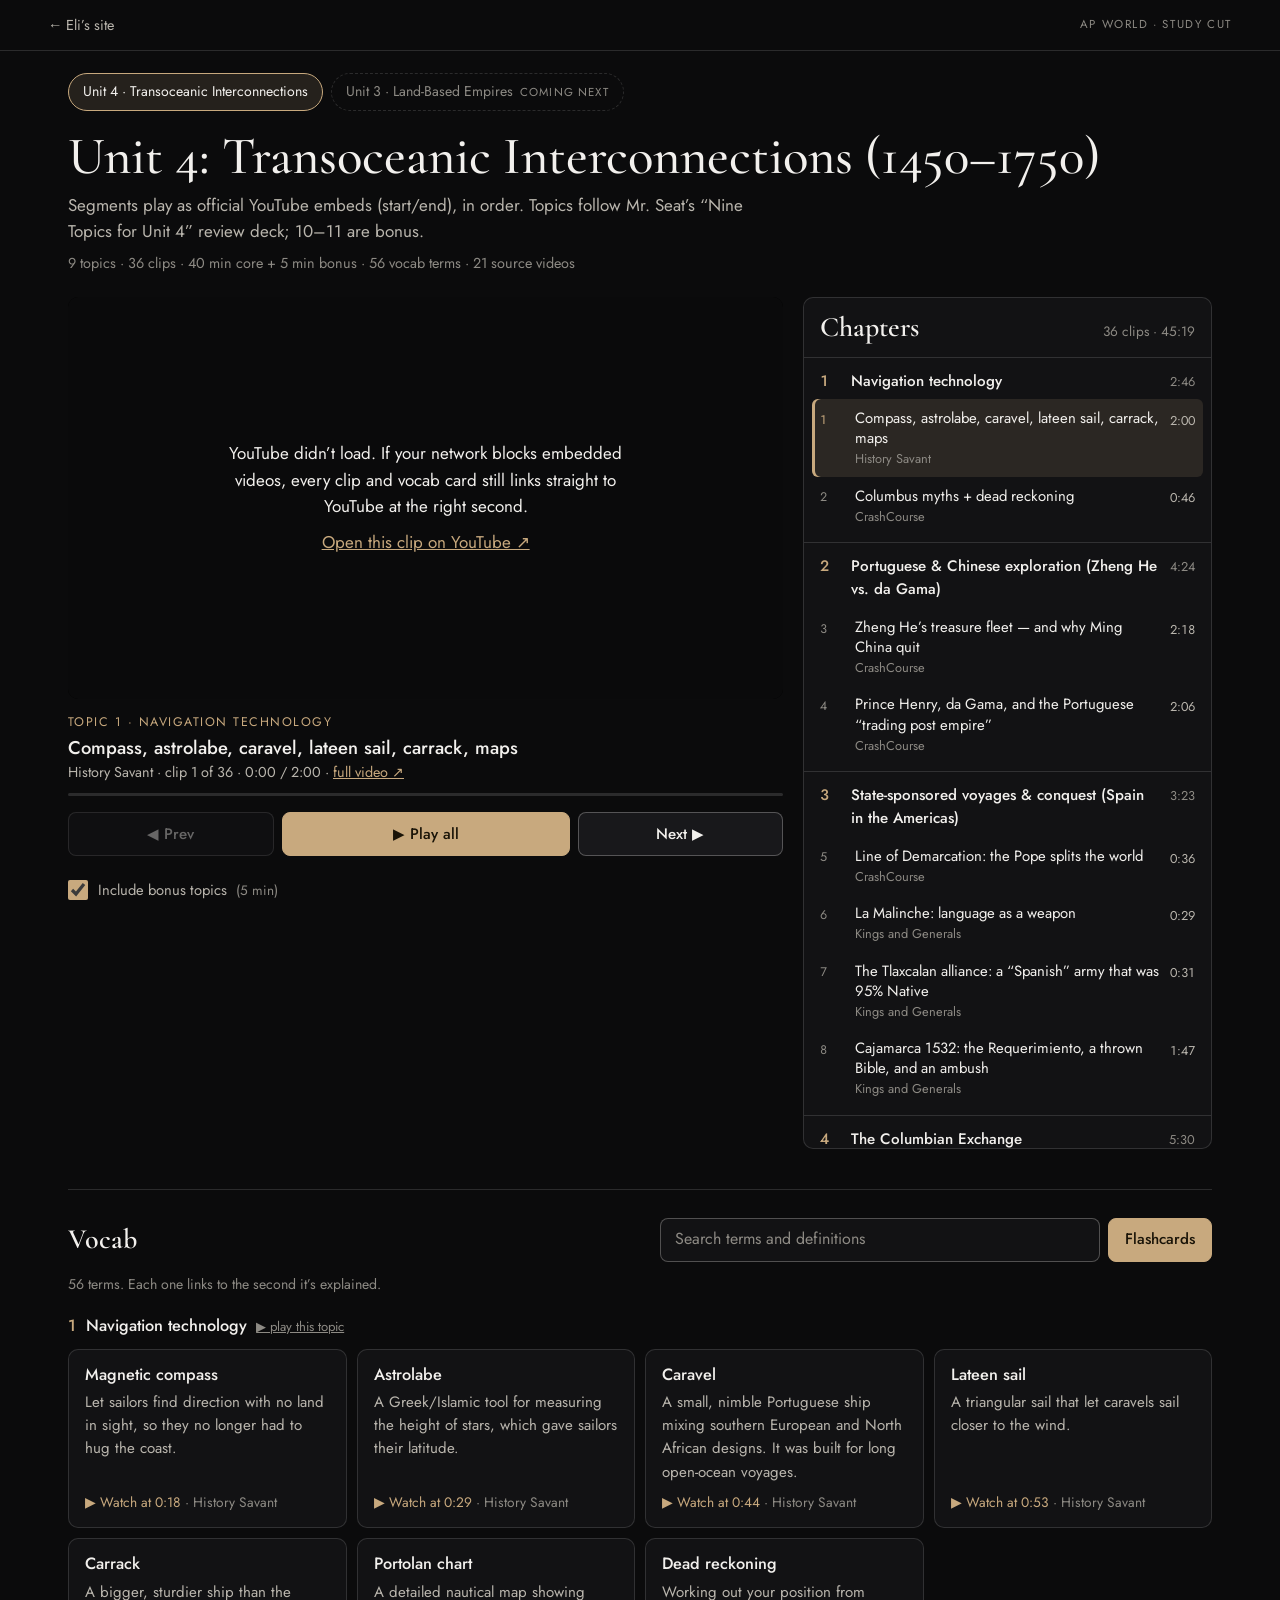
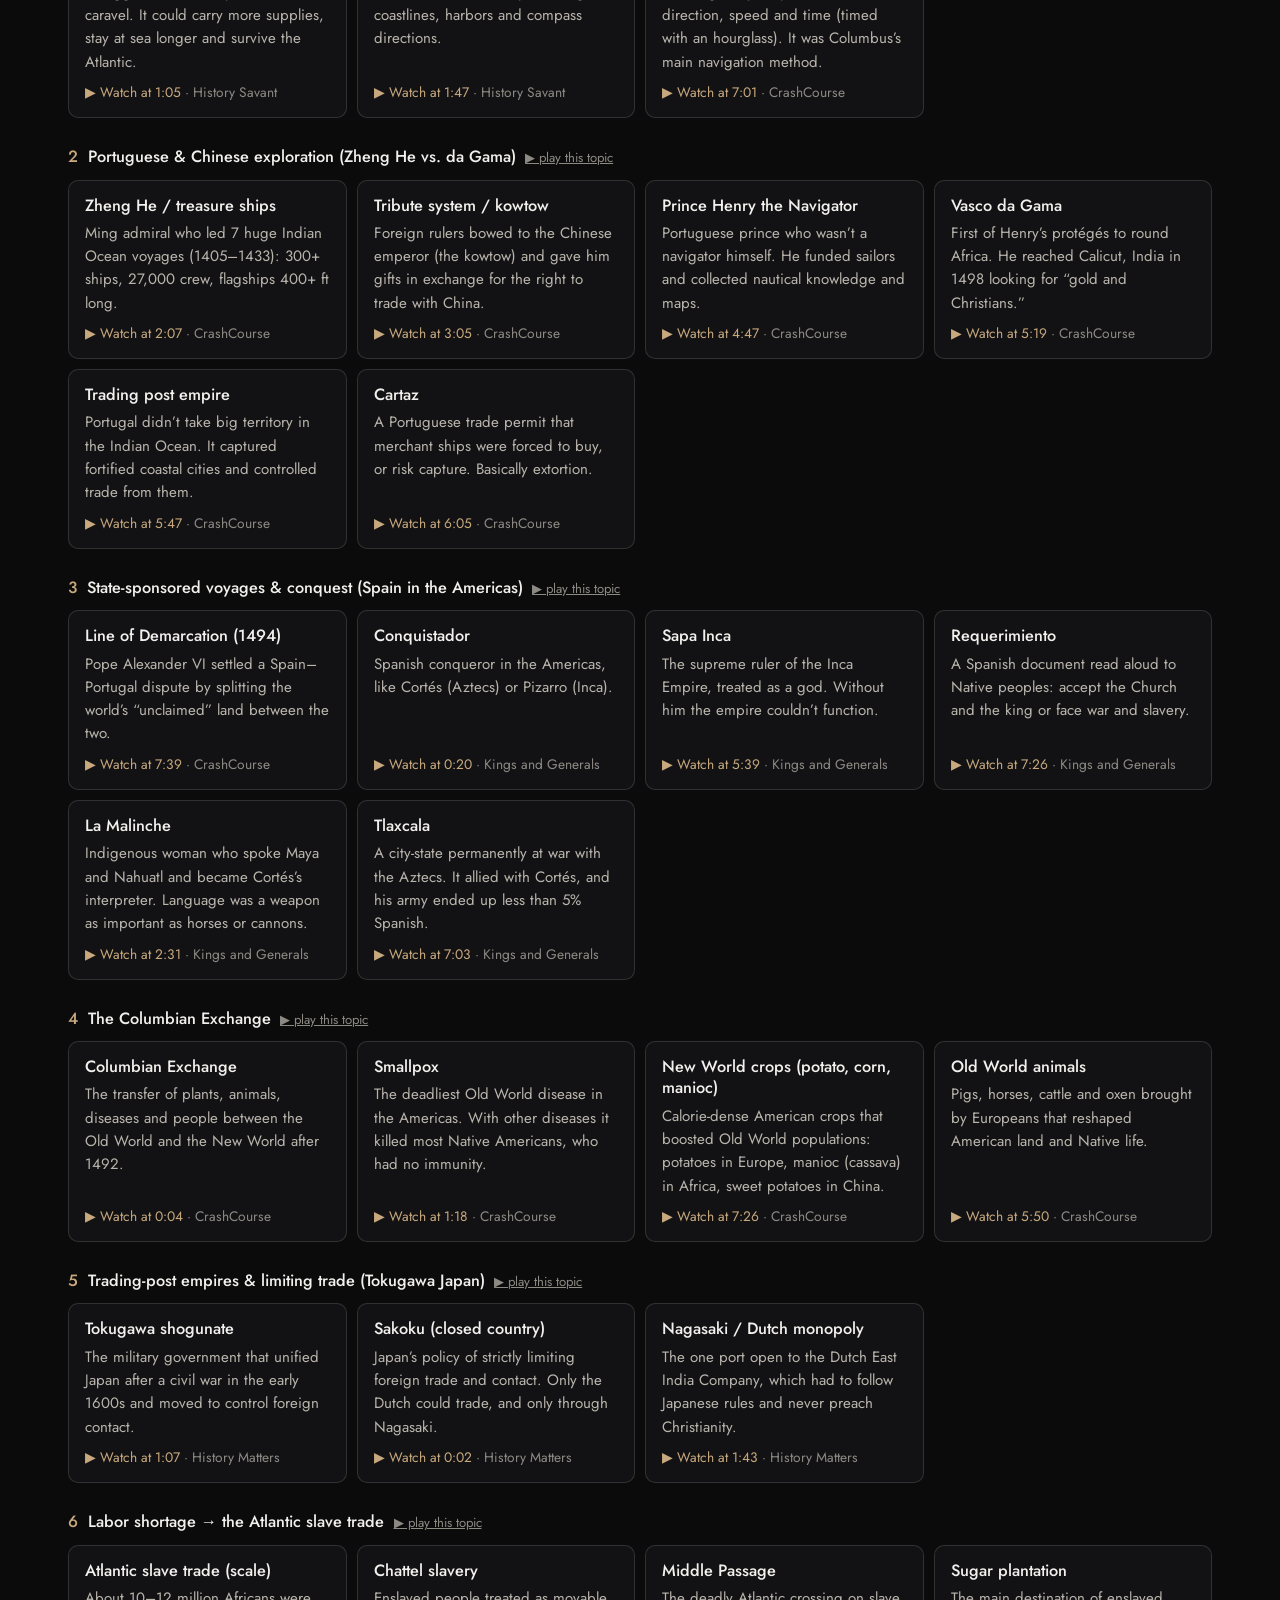
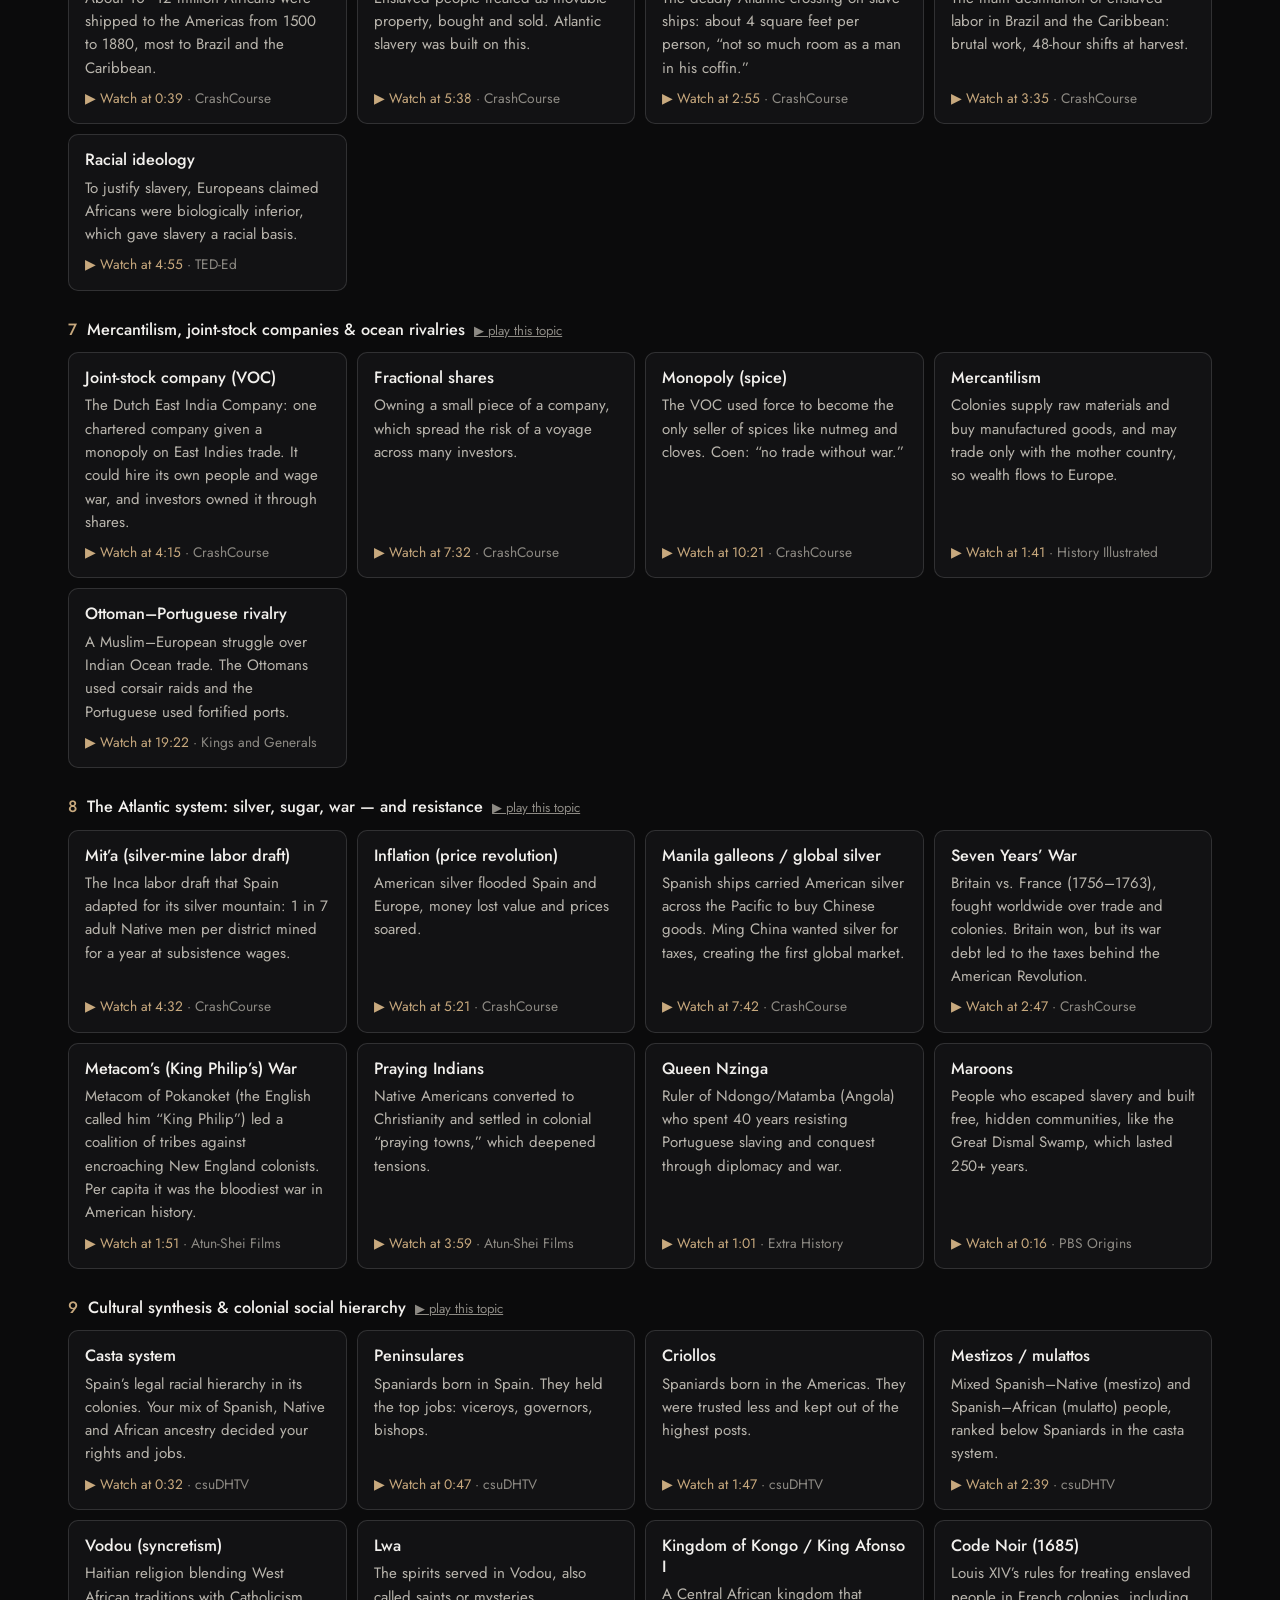
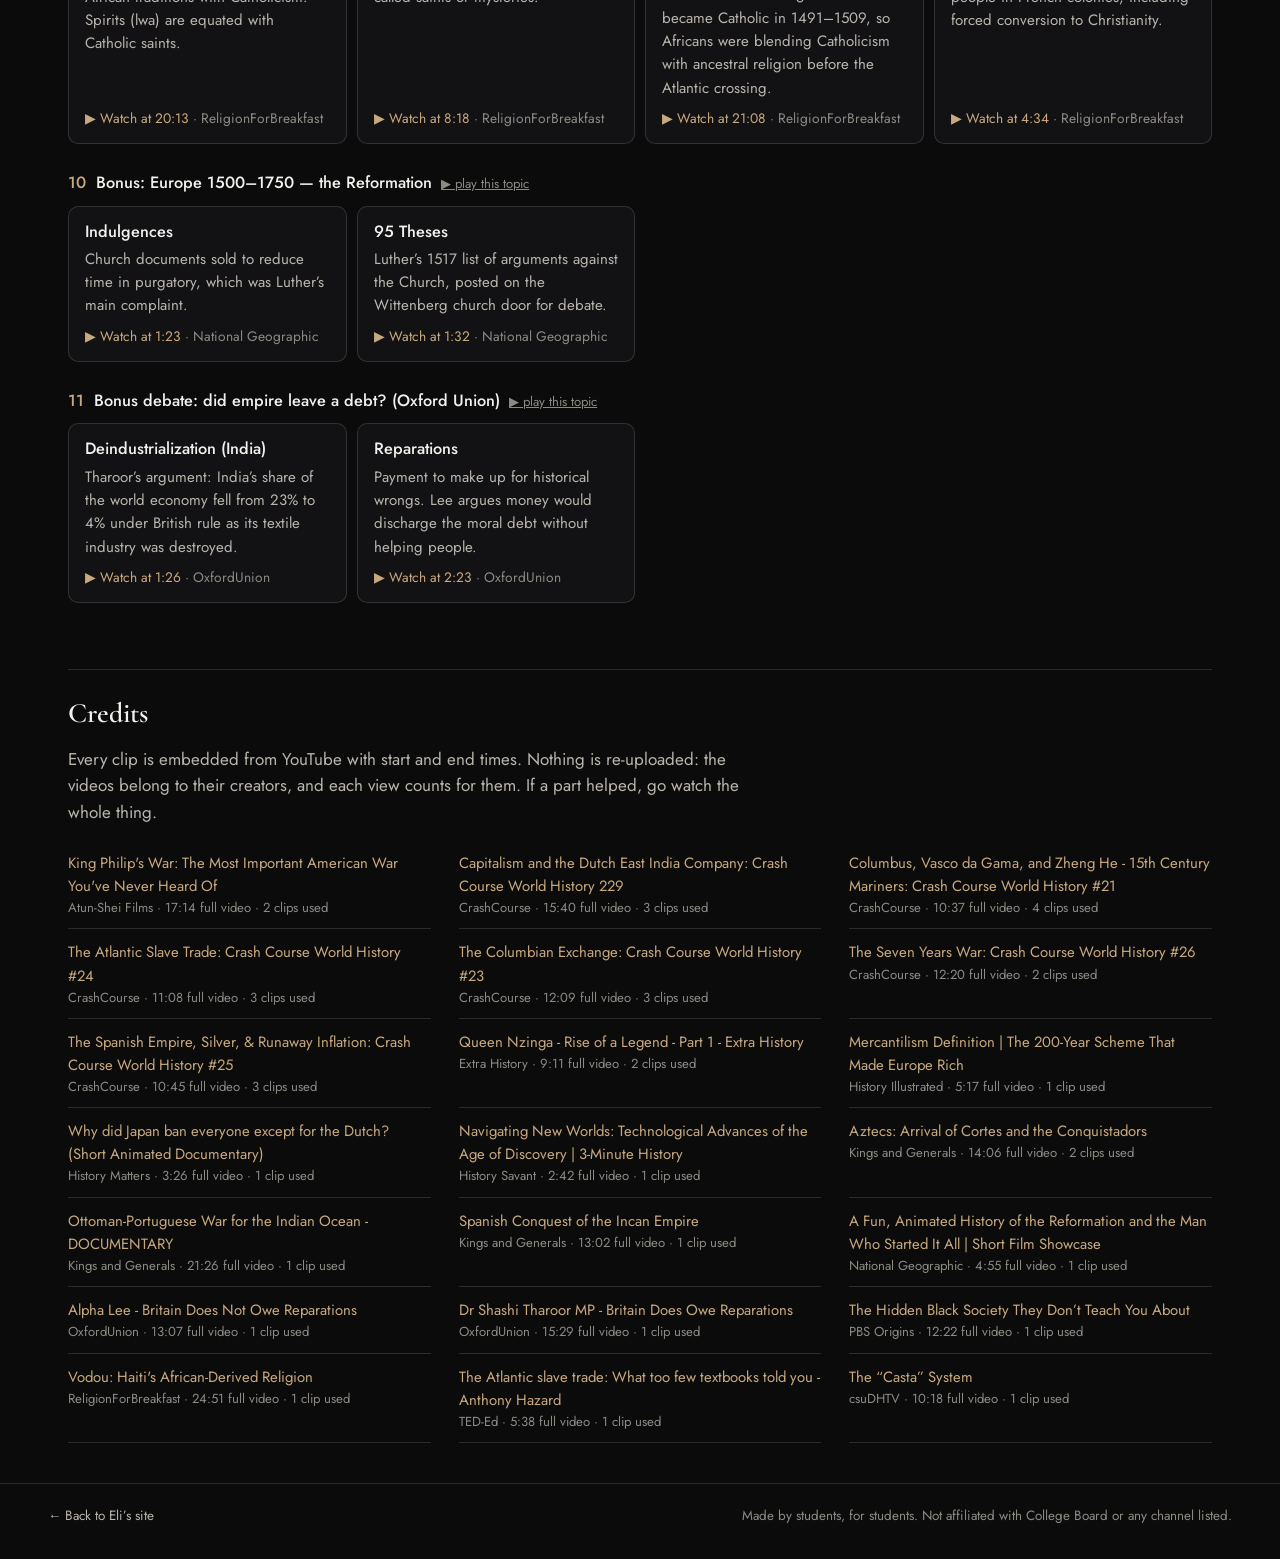
<file: apworld/index.html>
<!DOCTYPE html>
<html lang="en">
<head>
<meta charset="utf-8">
<meta name="viewport" content="width=device-width, initial-scale=1">
<title>AP World Study Cut</title>
<meta name="description" content="AP World History study page: the best parts of 15+ YouTube videos, played back to back in the order of the unit review, with vocab cards that link to the exact second each term is explained.">
<meta name="theme-color" content="#0b0b0c">
<link rel="icon" href="data:image/svg+xml,<svg xmlns='http://www.w3.org/2000/svg' viewBox='0 0 32 32'><circle cx='16' cy='16' r='14' fill='none' stroke='%23c8a97e' stroke-width='2.5'/><path d='M13 10.5v11l9-5.5z' fill='%23c8a97e'/></svg>">

<link rel="preconnect" href="https://fonts.googleapis.com">
<link rel="preconnect" href="https://fonts.gstatic.com" crossorigin>
<link rel="preconnect" href="https://www.youtube-nocookie.com">
<link href="https://fonts.googleapis.com/css2?family=Cormorant+Garamond:wght@500;600&family=Jost:wght@400;500&display=swap" rel="stylesheet">
<link rel="stylesheet" href="apworld.css">
</head>
<body>

<a class="skip" href="#vocab">Skip to vocab</a>

<header class="top">
  <a class="back" href="../index.html">&larr; Eli&rsquo;s site</a>
  <span class="top__tag">AP World &middot; study cut</span>
</header>

<main class="wrap">

  <nav class="units" id="units" aria-label="Units"></nav>

  <section class="intro">
    <h1 class="title" id="unitTitle">AP World</h1>
    <p class="lede" id="unitNote">Loading&hellip;</p>
    <p class="stats" id="unitStats"></p>
  </section>

  <noscript><p class="notice">This page needs JavaScript to load the videos and vocab.</p></noscript>
  <p class="notice" id="loadError" hidden></p>

  <!-- ============================ PLAYER ============================ -->
  <section class="watch" id="watch" aria-label="Video player">
    <div class="stage">
      <div class="frame">
        <div id="player"></div>
        <div class="frame__msg" id="frameMsg" hidden></div>
      </div>

      <div class="now" aria-live="polite">
        <p class="now__topic" id="nowTopic">&nbsp;</p>
        <p class="now__label" id="nowLabel">&nbsp;</p>
        <p class="now__meta" id="nowMeta">&nbsp;</p>
        <div class="bar" aria-hidden="true"><i id="nowBar"></i></div>
      </div>

      <div class="controls">
        <button class="btn" id="prevBtn" type="button" aria-label="Previous clip">&#9664;&#xFE0E; Prev</button>
        <button class="btn btn--main" id="playAllBtn" type="button">&#9654;&#xFE0E; Play all</button>
        <button class="btn" id="nextBtn" type="button" aria-label="Next clip">Next &#9654;&#xFE0E;</button>
      </div>

      <label class="toggle">
        <input type="checkbox" id="bonusToggle" checked>
        <span>Include bonus topics</span>
        <small id="bonusLen"></small>
      </label>
    </div>

    <div class="chapters">
      <div class="chapters__head">
        <h2 class="h2">Chapters</h2>
        <span class="chapters__count" id="chapterCount"></span>
      </div>
      <ol class="chapters__list" id="chapters"></ol>
    </div>
  </section>

  <!-- ============================ VOCAB ============================ -->
  <section class="vocab" id="vocab" aria-labelledby="vocabTitle">
    <div class="vocab__head">
      <h2 class="h2" id="vocabTitle">Vocab</h2>
      <div class="vocab__tools">
        <label class="search">
          <span class="sr">Search vocab</span>
          <input type="search" id="search" placeholder="Search terms and definitions" autocomplete="off" spellcheck="false">
        </label>
        <button class="btn btn--main" id="quizBtn" type="button">Flashcards</button>
      </div>
      <p class="vocab__count" id="vocabCount" aria-live="polite"></p>
    </div>
    <div id="vocabList"></div>
  </section>

  <!-- ============================ CREDITS ============================ -->
  <section class="credits" id="credits" aria-labelledby="creditsTitle">
    <h2 class="h2" id="creditsTitle">Credits</h2>
    <p class="credits__note">Every clip is embedded from YouTube with start and end times. Nothing is re-uploaded: the videos belong to their creators, and each view counts for them. If a part helped, go watch the whole thing.</p>
    <ul class="credits__list" id="creditList"></ul>
  </section>

</main>

<footer class="foot">
  <a href="../index.html">&larr; Back to Eli&rsquo;s site</a>
  <span>Made by students, for students. Not affiliated with College Board or any channel listed.</span>
</footer>

<!-- ============================ FLASHCARDS ============================ -->
<dialog class="quiz" id="quiz" aria-labelledby="quizTitle">
  <div class="quiz__inner">
    <div class="quiz__head">
      <h2 class="quiz__title" id="quizTitle">Flashcards</h2>
      <button class="quiz__close" id="quizClose" type="button" aria-label="Close flashcards">&times;</button>
    </div>
    <p class="quiz__meta"><span id="quizPos"></span> <span id="quizScore"></span></p>

    <button class="card" id="quizCard" type="button" aria-describedby="quizHint">
      <span class="card__topic" id="quizTopic"></span>
      <span class="card__term" id="quizTerm"></span>
      <span class="card__def" id="quizDef" hidden></span>
      <span class="card__hint" id="quizHint">Tap to reveal</span>
    </button>
    <a class="quiz__watch" id="quizWatch" href="#" target="_blank" rel="noopener" hidden></a>

    <div class="quiz__grade" id="quizGrade" hidden>
      <button class="btn" id="againBtn" type="button">Still learning</button>
      <button class="btn btn--main" id="gotBtn" type="button">Knew it</button>
    </div>

    <div class="quiz__foot">
      <button class="btn btn--ghost" id="shuffleBtn" type="button">Shuffle</button>
      <span class="quiz__keys">Space flips &middot; &larr; again &middot; &rarr; knew it</span>
    </div>

    <div class="quiz__done" id="quizDone" hidden>
      <p class="quiz__doneText" id="quizDoneText"></p>
      <button class="btn btn--main" id="restartBtn" type="button">Go again</button>
    </div>
  </div>
</dialog>

<script src="apworld.js"></script>
</body>
</html>
</file>
<file: apworld/apworld.css>
/* AP World study cut. Standalone on purpose: it borrows the portfolio's
   colours and faces but none of its layout, and nothing here leaks back. */
:root{
  --bg:#0b0b0c;
  --bg-alt:#121214;
  --bg-raise:#18181b;
  --ink:#f2f0ed;
  --ink-dim:#b9b5ad;
  --ink-faint:#8d8a84;
  --line:rgba(242,240,237,.14);
  --line-strong:rgba(242,240,237,.28);
  --accent:#c8a97e;
  --accent-ink:#1a1408;
  --now:rgba(200,169,126,.14);

  --display:"Cormorant Garamond",Georgia,"Times New Roman",serif;
  --sans:"Jost",-apple-system,BlinkMacSystemFont,"Segoe UI",Roboto,Helvetica,Arial,sans-serif;
  --gutter:clamp(16px,4vw,48px);
  --radius:10px;
}

*,*::before,*::after{box-sizing:border-box}
html{-webkit-text-size-adjust:100%}
body{
  margin:0;
  background:var(--bg);
  color:var(--ink);
  font-family:var(--sans);
  font-weight:400;
  font-size:17px;
  line-height:1.55;
  -webkit-font-smoothing:antialiased;
}
a{color:var(--accent)}
a:hover{color:var(--ink)}
button{font:inherit;color:inherit}
:focus-visible{outline:2px solid var(--accent);outline-offset:2px}
::selection{background:var(--accent);color:var(--accent-ink)}
[hidden]{display:none !important}

.sr{position:absolute;width:1px;height:1px;overflow:hidden;clip:rect(0 0 0 0);white-space:nowrap}
.skip{position:absolute;left:-999px;top:0;background:var(--accent);color:var(--accent-ink);padding:.5rem 1rem;z-index:10}
.skip:focus{left:var(--gutter)}

/* ---------- top bar ---------- */
.top{
  display:flex;justify-content:space-between;align-items:center;gap:1rem;
  padding:14px var(--gutter);
  border-bottom:1px solid var(--line);
  font-size:.9rem;
}
.back{color:var(--ink-dim);text-decoration:none}
.back:hover{color:var(--accent)}
.top__tag{color:var(--ink-faint);letter-spacing:.14em;text-transform:uppercase;font-size:.72rem}

.wrap{max-width:1240px;margin:0 auto;padding:0 var(--gutter)}

/* ---------- units ---------- */
.units{display:flex;flex-wrap:wrap;gap:8px;padding-top:22px}
.unit{
  display:inline-flex;align-items:baseline;gap:.5em;
  padding:7px 14px;border:1px solid var(--line);border-radius:999px;
  color:var(--ink-dim);text-decoration:none;font-size:.88rem;background:none;
}
a.unit:hover{border-color:var(--line-strong);color:var(--ink)}
.unit[aria-current="page"]{border-color:var(--accent);color:var(--ink);background:var(--now)}
.unit--soon{border-style:dashed;color:var(--ink-faint)}
.unit--soon em{font-style:normal;font-size:.72rem;letter-spacing:.1em;text-transform:uppercase}

/* ---------- intro ---------- */
.intro{padding:18px 0 22px}
.title{
  font-family:var(--display);font-weight:500;
  font-size:clamp(2rem,5.5vw,3.3rem);line-height:1.05;margin:0 0 .45rem;
}
.lede{color:var(--ink-dim);max-width:70ch;margin:0 0 .5rem}
.stats{color:var(--ink-faint);font-size:.9rem;margin:0}
.notice{
  border:1px solid var(--accent);border-radius:var(--radius);
  padding:12px 16px;background:var(--now);margin:0 0 20px;
}

.h2{font-family:var(--display);font-weight:600;font-size:1.75rem;line-height:1.1;margin:0}

/* ---------- buttons ---------- */
.btn{
  display:inline-flex;align-items:center;justify-content:center;gap:.4em;
  min-height:44px;padding:0 16px;
  border:1px solid var(--line-strong);border-radius:8px;
  background:var(--bg-raise);cursor:pointer;
  font-weight:500;font-size:.95rem;white-space:nowrap;
}
.btn:hover{border-color:var(--accent)}
.btn:disabled{opacity:.4;cursor:default}
.btn--main{background:var(--accent);border-color:var(--accent);color:var(--accent-ink)}
.btn--main:hover{background:#d8bd96}
.btn--ghost{background:none}

/* ---------- player ---------- */
.watch{
  display:grid;gap:20px;
  grid-template-columns:minmax(0,1fr);
  padding-bottom:40px;
}
@media (min-width:960px){
  .watch{grid-template-columns:minmax(0,1.75fr) minmax(300px,1fr);align-items:start}
  .stage{position:sticky;top:12px}
}
.frame{position:relative;aspect-ratio:16/9;background:#000;border-radius:var(--radius);overflow:hidden}
.frame iframe,#player{position:absolute;inset:0;width:100%;height:100%;border:0}
.frame__msg{
  position:absolute;inset:0;display:flex;flex-direction:column;align-items:center;justify-content:center;
  gap:.6rem;padding:20px;text-align:center;background:rgba(11,11,12,.94);
}

.now{padding:14px 0 4px}
.now__topic{margin:0;color:var(--accent);font-size:.78rem;letter-spacing:.12em;text-transform:uppercase}
.now__label{margin:.2rem 0 .1rem;font-size:1.15rem;font-weight:500;line-height:1.3}
.now__meta{margin:0;color:var(--ink-dim);font-size:.9rem}
.bar{height:3px;background:var(--line);border-radius:3px;margin-top:10px;overflow:hidden}
.bar i{display:block;height:100%;width:0;background:var(--accent);transition:width .45s linear}

.controls{display:grid;grid-template-columns:1fr 1.4fr 1fr;gap:8px;margin-top:12px}
.toggle{
  display:flex;align-items:center;gap:.6rem;margin-top:12px;
  color:var(--ink-dim);font-size:.92rem;cursor:pointer;min-height:44px;
}
.toggle input{width:20px;height:20px;accent-color:var(--accent);margin:0}
.toggle small{color:var(--ink-faint);font-size:.85rem}

/* ---------- chapter list ---------- */
.chapters{border:1px solid var(--line);border-radius:var(--radius);background:var(--bg-alt);overflow:hidden}
.chapters__head{
  display:flex;justify-content:space-between;align-items:baseline;gap:1rem;
  padding:14px 16px;border-bottom:1px solid var(--line);
}
.chapters__count{color:var(--ink-faint);font-size:.85rem}
.chapters__list{list-style:none;margin:0;padding:0;max-height:min(62vh,640px);overflow-y:auto;overscroll-behavior:contain}
@media (min-width:960px){ .chapters__list{max-height:calc(100vh - 110px)} }

.ch-topic{border-bottom:1px solid var(--line)}
.ch-topic:last-child{border-bottom:0}
.ch-topic__head{
  display:flex;gap:.6rem;align-items:baseline;
  padding:12px 16px 6px;font-weight:500;font-size:.95rem;
}
.ch-topic__n{color:var(--accent);font-variant-numeric:tabular-nums;min-width:1.4em}
.ch-topic__len{margin-left:auto;color:var(--ink-faint);font-size:.8rem;font-weight:400;white-space:nowrap}
.ch-topic.is-skipped .ch-topic__head,.ch-topic.is-skipped .seg{opacity:.45}

.ch-segs{list-style:none;margin:0;padding:0 8px 8px}
.seg{
  display:grid;grid-template-columns:1.6em 1fr auto;gap:.5rem;align-items:start;
  width:100%;text-align:left;padding:9px 8px;border:0;border-radius:6px;
  background:none;cursor:pointer;
}
.seg:hover{background:var(--bg-raise)}
.seg__i{color:var(--ink-faint);font-size:.78rem;font-variant-numeric:tabular-nums;padding-top:.2em}
.seg__label{font-size:.93rem;line-height:1.35}
.seg__chan{display:block;color:var(--ink-faint);font-size:.8rem;margin-top:2px}
.seg__len{color:var(--ink-dim);font-size:.8rem;font-variant-numeric:tabular-nums;padding-top:.2em}
.seg.is-current{background:var(--now);box-shadow:inset 3px 0 0 var(--accent)}
.seg.is-current .seg__i{color:var(--accent)}
.seg.is-done .seg__i::after{content:" \2713";color:var(--accent)}

/* ---------- vocab ---------- */
.vocab{padding:28px 0 40px;border-top:1px solid var(--line)}
.vocab__head{display:grid;gap:12px;margin-bottom:18px}
@media (min-width:720px){
  .vocab__head{grid-template-columns:auto 1fr;align-items:center}
  .vocab__count{grid-column:1/-1}
}
.vocab__tools{display:flex;gap:8px;justify-content:flex-end;flex-wrap:wrap}
.search{flex:1 1 240px;max-width:440px}
.search input{
  width:100%;min-height:44px;padding:0 14px;
  border:1px solid var(--line-strong);border-radius:8px;
  background:var(--bg-alt);color:var(--ink);font:inherit;font-size:1rem;
}
.search input::placeholder{color:var(--ink-faint)}
.search input:focus{outline:none;border-color:var(--accent)}
.vocab__count{margin:0;color:var(--ink-faint);font-size:.88rem}

.v-topic{margin:0 0 26px}
.v-topic__title{
  display:flex;gap:.6rem;align-items:baseline;flex-wrap:wrap;
  margin:0 0 10px;font-size:1.02rem;font-weight:500;
}
.v-topic__title b{color:var(--accent);font-weight:500}
.v-topic__title a{font-size:.82rem;font-weight:400;color:var(--ink-faint)}
.v-topic__title a:hover{color:var(--accent)}
.v-grid{display:grid;gap:10px;grid-template-columns:repeat(auto-fill,minmax(270px,1fr))}
.v-card{
  display:flex;flex-direction:column;gap:6px;
  padding:14px 16px;border:1px solid var(--line);border-radius:var(--radius);background:var(--bg-alt);
}
.v-card__term{margin:0;font-weight:500;font-size:1.02rem;line-height:1.3}
.v-card__def{margin:0;color:var(--ink-dim);font-size:.94rem;flex:1}
.v-card__watch{font-size:.86rem;text-decoration:none;margin-top:2px}
.v-card__watch span{color:var(--ink-faint)}
.v-card__watch:hover{text-decoration:underline}
mark{background:rgba(200,169,126,.32);color:inherit;border-radius:2px;padding:0 1px}
.v-empty{color:var(--ink-dim);padding:20px 0}

/* ---------- credits ---------- */
.credits{padding:28px 0 40px;border-top:1px solid var(--line)}
.credits__note{color:var(--ink-dim);max-width:70ch}
.credits__list{list-style:none;margin:16px 0 0;padding:0;display:grid;gap:2px 28px;grid-template-columns:repeat(auto-fill,minmax(340px,1fr))}
.credits__list li{padding:10px 0;border-bottom:1px solid var(--line);font-size:.93rem}
.credits__list a{text-decoration:none}
.credits__list a:hover{text-decoration:underline}
.credits__chan{display:block;color:var(--ink-faint);font-size:.82rem}
@media (max-width:420px){ .credits__list{grid-template-columns:1fr} }

.foot{
  display:flex;flex-wrap:wrap;justify-content:space-between;gap:.6rem 2rem;
  padding:22px var(--gutter) 32px;border-top:1px solid var(--line);
  color:var(--ink-faint);font-size:.84rem;
}
.foot a{color:var(--ink-dim);text-decoration:none}
.foot a:hover{color:var(--accent)}

/* ---------- flashcards ---------- */
.quiz{
  width:min(560px,calc(100vw - 24px));max-height:calc(100vh - 24px);
  padding:0;border:1px solid var(--line-strong);border-radius:14px;
  background:var(--bg-alt);color:var(--ink);
}
.quiz::backdrop{background:rgba(0,0,0,.72)}
.quiz__inner{padding:18px 18px 20px;display:flex;flex-direction:column;gap:12px}
.quiz__head{display:flex;justify-content:space-between;align-items:center}
.quiz__title{font-family:var(--display);font-weight:600;font-size:1.5rem;margin:0}
.quiz__close{background:none;border:0;font-size:1.9rem;line-height:1;width:44px;height:44px;cursor:pointer;color:var(--ink-dim)}
.quiz__close:hover{color:var(--ink)}
.quiz__meta{margin:0;color:var(--ink-faint);font-size:.88rem;display:flex;justify-content:space-between;gap:1rem}

.card{
  display:flex;flex-direction:column;align-items:center;justify-content:center;gap:10px;
  min-height:230px;padding:24px 20px;text-align:center;
  border:1px solid var(--line-strong);border-radius:12px;background:var(--bg-raise);cursor:pointer;
}
.card:hover{border-color:var(--accent)}
.card__topic{color:var(--accent);font-size:.74rem;letter-spacing:.12em;text-transform:uppercase}
.card__term{font-family:var(--display);font-weight:600;font-size:clamp(1.6rem,6vw,2.1rem);line-height:1.15}
.card__def{color:var(--ink);font-size:1.02rem;line-height:1.5;max-width:42ch}
.card__hint{color:var(--ink-faint);font-size:.82rem}
.quiz__watch{align-self:center;font-size:.88rem}
.quiz__grade{display:grid;grid-template-columns:1fr 1fr;gap:8px}
.quiz__foot{display:flex;justify-content:space-between;align-items:center;gap:1rem}
.quiz__keys{color:var(--ink-faint);font-size:.78rem;text-align:right}
@media (hover:none){ .quiz__keys{display:none} }
.quiz__done{text-align:center;padding:30px 0 10px}
.quiz__doneText{font-size:1.1rem;margin:0 0 16px}

@media (prefers-reduced-motion:reduce){ .bar i{transition:none} }
</file>
